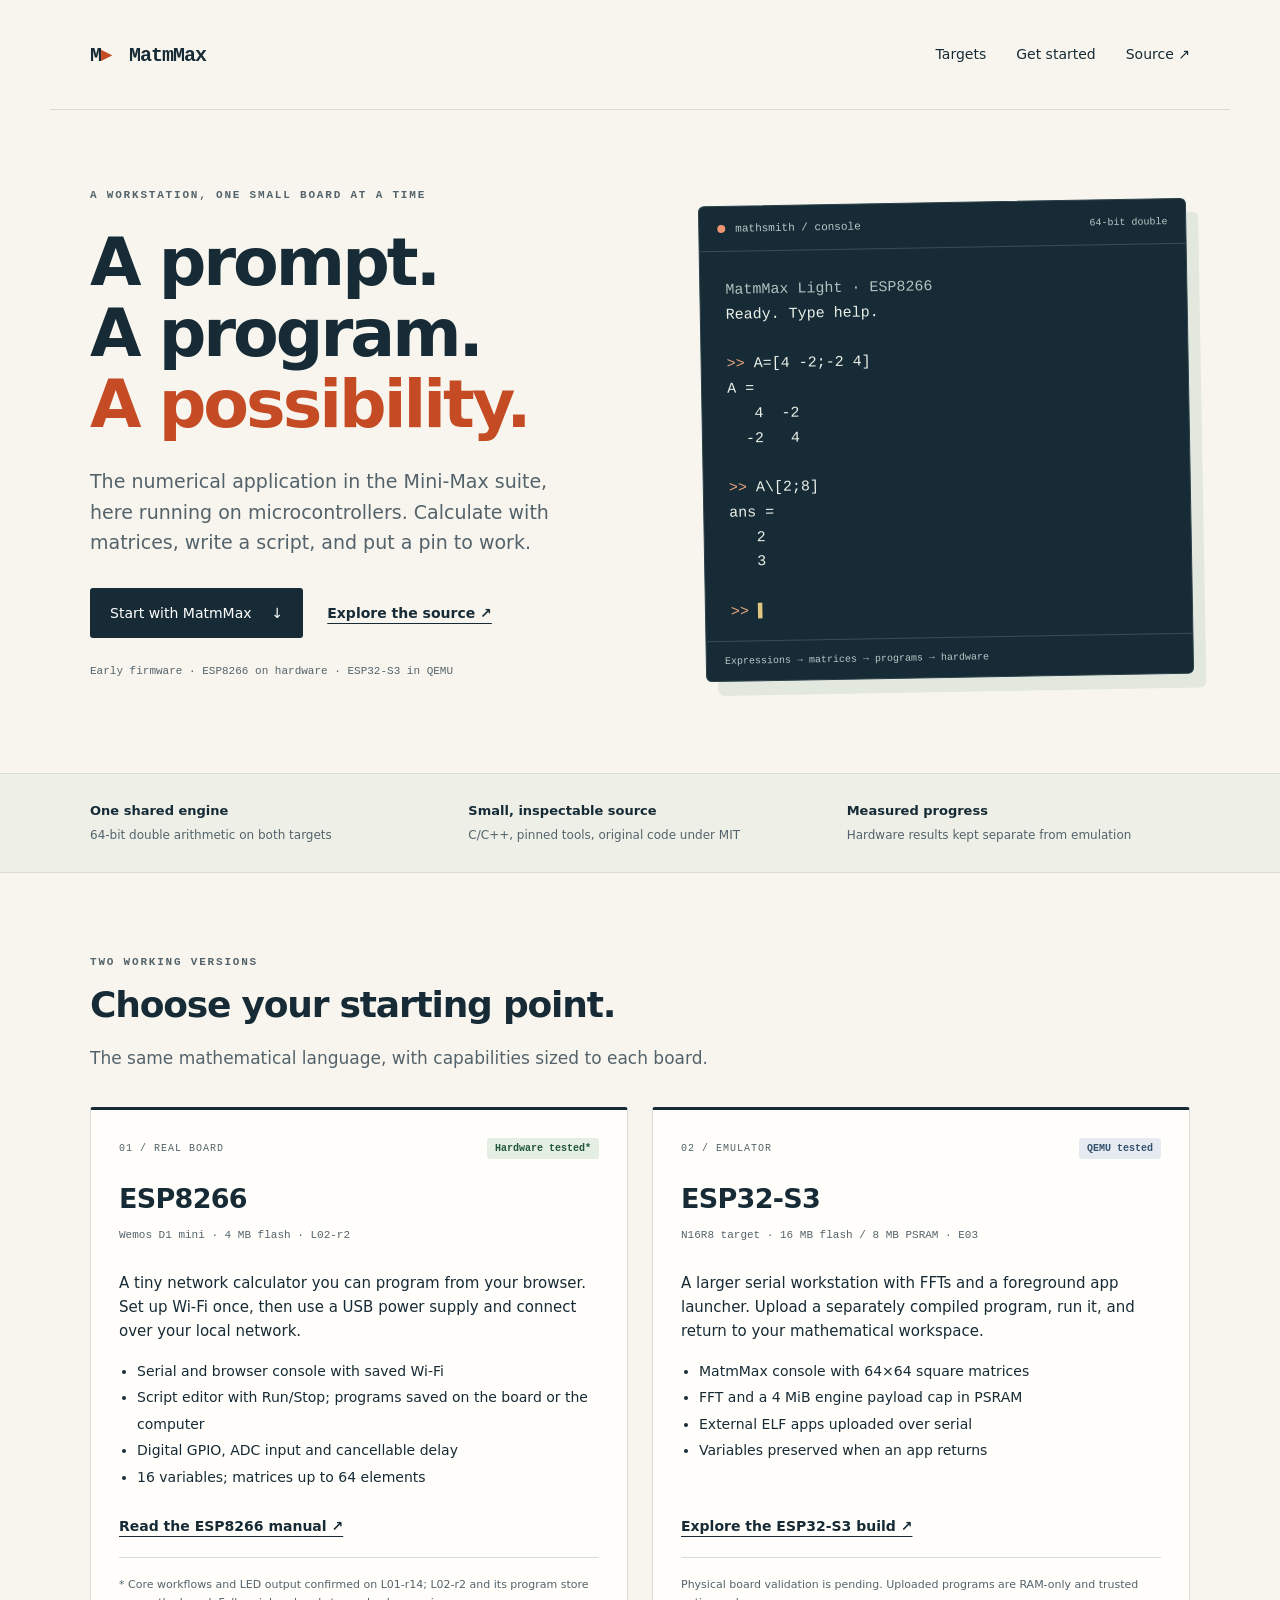
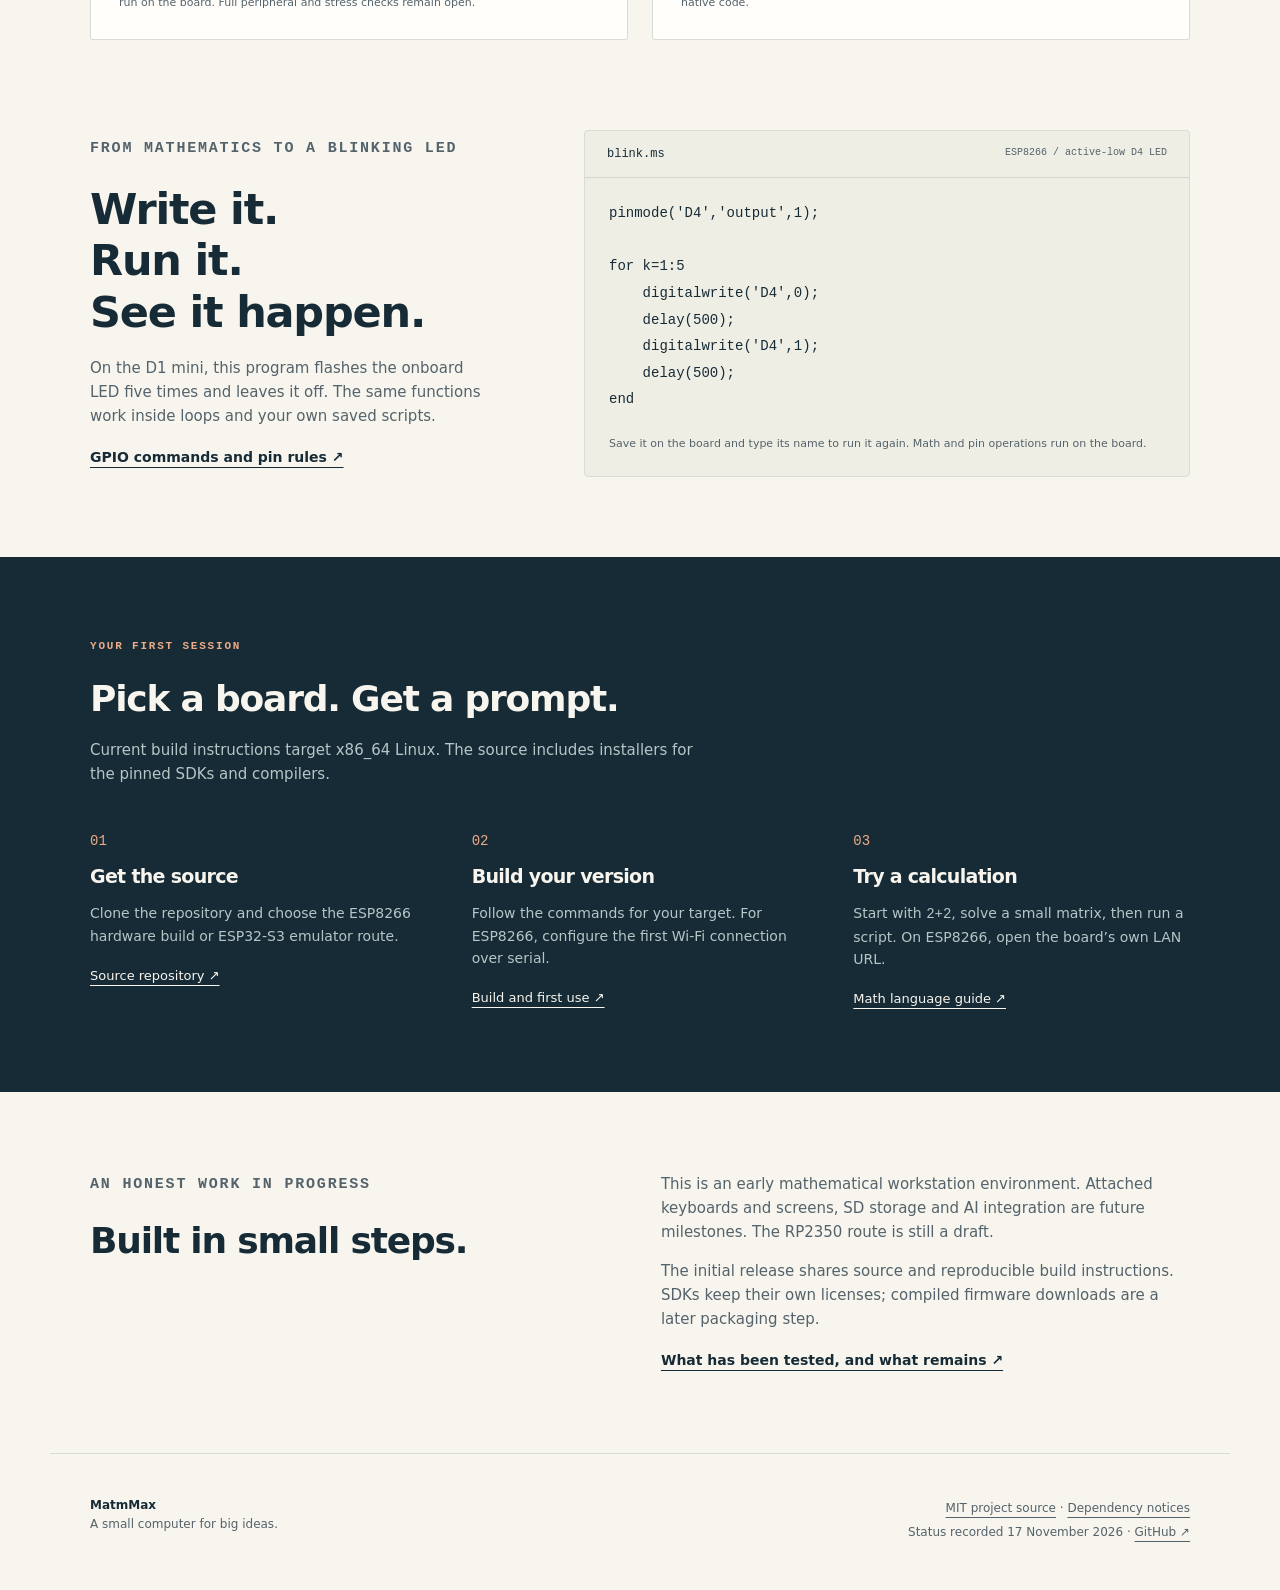
<file: website/index.html>
<!doctype html>
<html lang="en">
<head>
  <meta charset="utf-8">
  <meta name="viewport" content="width=device-width, initial-scale=1">
  <meta name="description" content="MatmMax: a mathematical programming environment for ESP8266 and ESP32-S3. Real hardware, an emulator, and a shared numerical engine.">
  <meta name="theme-color" content="#172b36">
  <title>MatmMax — a small computer for big ideas</title>
  <link rel="stylesheet" href="style.css">
</head>
<body>
  <a class="skip" href="#main">Skip to content</a>
  <header class="wrap topbar">
    <a class="brand" href="#">M<span aria-hidden="true">▸</span> MatmMax</a>
    <nav aria-label="Main navigation">
      <a href="#targets">Targets</a><a href="#start">Get started</a><a href="@@REPO_URL@@">Source ↗</a>
    </nav>
  </header>
  <main id="main">
    <section class="wrap hero">
      <div>
        <p class="eyebrow">A workstation, one small board at a time</p>
        <h1>A prompt.<br>A program.<br><em>A possibility.</em></h1>
        <p class="lead">The numerical application in the Mini-Max suite, here running on microcontrollers.
          Calculate with matrices, write a script, and put a pin to work.</p>
        <div class="actions"><a class="button" href="#start">Start with MatmMax <span aria-hidden="true">↓</span></a>
          <a class="text-link" href="@@REPO_URL@@">Explore the source ↗</a></div>
        <p class="edition">Early firmware · ESP8266 on hardware · ESP32-S3 in QEMU</p>
      </div>
      <div class="terminal" aria-label="Example MatmMax session">
        <div class="terminal-bar"><span class="dot"></span> mathsmith / console <span class="terminal-tag">64-bit double</span></div>
        <pre><span class="muted">MatmMax Light · ESP8266</span>
Ready. Type help.

<span class="prompt">&gt;&gt;</span> A=[4 -2;-2 4]
A =
   4  -2
  -2   4

<span class="prompt">&gt;&gt;</span> A\[2;8]
ans =
   2
   3

<span class="prompt">&gt;&gt;</span> <span class="cursor" aria-hidden="true">▌</span></pre>
        <div class="terminal-foot">Expressions → matrices → programs → hardware</div>
      </div>
    </section>
    <section class="feature-strip" aria-label="Project principles"><div class="wrap strip-grid">
      <div><strong>One shared engine</strong><span>64-bit double arithmetic on both targets</span></div>
      <div><strong>Small, inspectable source</strong><span>C/C++, pinned tools, original code under MIT</span></div>
      <div><strong>Measured progress</strong><span>Hardware results kept separate from emulation</span></div>
    </div></section>
    <section id="targets" class="wrap section">
      <div class="section-heading"><p class="eyebrow">Two working versions</p><h2>Choose your starting point.</h2>
        <p>The same mathematical language, with capabilities sized to each board.</p></div>
      <div class="cards">
        <article class="card">
          <div class="card-top"><span class="target-number">01 / REAL BOARD</span><span class="badge hardware">Hardware tested*</span></div>
          <h3>ESP8266</h3><p class="board">Wemos D1 mini · 4 MB flash · L02-r2</p>
          <p>A tiny network calculator you can program from your browser. Set up Wi-Fi once, then use a USB power supply and connect over your local network.</p>
          <ul><li>Serial and browser console with saved Wi-Fi</li><li>Script editor with Run/Stop; programs saved on the board or the computer</li><li>Digital GPIO, ADC input and cancellable delay</li><li>16 variables; matrices up to 64 elements</li></ul>
          <a class="text-link" href="@@REPO_URL@@/blob/main/esp8266/docs/USER_MANUAL_L01.md">Read the ESP8266 manual ↗</a>
          <p class="card-note">* Core workflows and LED output confirmed on L01-r14; L02-r2 and its program store run on the board. Full peripheral and stress checks remain open.</p>
        </article>
        <article class="card">
          <div class="card-top"><span class="target-number">02 / EMULATOR</span><span class="badge emulator">QEMU tested</span></div>
          <h3>ESP32-S3</h3><p class="board">N16R8 target · 16 MB flash / 8 MB PSRAM · E03</p>
          <p>A larger serial workstation with FFTs and a foreground app launcher. Upload a separately compiled program, run it, and return to your mathematical workspace.</p>
          <ul><li>MatmMax console with 64×64 square matrices</li><li>FFT and a 4 MiB engine payload cap in PSRAM</li><li>External ELF apps uploaded over serial</li><li>Variables preserved when an app returns</li></ul>
          <a class="text-link" href="@@REPO_URL@@/blob/main/apps/esp32/e03_external/README.md">Explore the ESP32-S3 build ↗</a>
          <p class="card-note">Physical board validation is pending. Uploaded programs are RAM-only and trusted native code.</p>
        </article>
      </div>
    </section>
    <section class="wrap section bench">
      <div><p class="eyebrow">From mathematics to a blinking LED</p><h2>Write it.<br> Run it.<br> See it happen.</h2>
        <p>On the D1 mini, this program flashes the onboard LED five times and leaves it off. The same functions work inside loops and your own saved scripts.</p>
        <a class="text-link" href="@@REPO_URL@@/blob/main/esp8266/docs/SCRIPT_GPIO_L01.md">GPIO commands and pin rules ↗</a>
      </div>
      <div class="code-card"><div class="code-title">blink.ms <span>ESP8266 / active-low D4 LED</span></div>
        <pre>pinmode('D4','output',1);

for k=1:5
    digitalwrite('D4',0);
    delay(500);
    digitalwrite('D4',1);
    delay(500);
end</pre><p>Save it on the board and type its name to run it again. Math and pin operations run on the board.</p>
      </div>
    </section>
    <section id="start" class="section start-section"><div class="wrap">
      <p class="eyebrow">Your first session</p><h2>Pick a board. Get a prompt.</h2>
      <p class="intro">Current build instructions target x86_64 Linux. The source includes installers for the pinned SDKs and compilers.</p>
      <div class="steps">
        <article><span class="step">01</span><h3>Get the source</h3><p>Clone the repository and choose the ESP8266 hardware build or ESP32-S3 emulator route.</p><a href="@@REPO_URL@@">Source repository ↗</a></article>
        <article><span class="step">02</span><h3>Build your version</h3><p>Follow the commands for your target. For ESP8266, configure the first Wi-Fi connection over serial.</p><a href="@@REPO_URL@@/blob/main/docs/GETTING_STARTED.md">Build and first use ↗</a></article>
        <article><span class="step">03</span><h3>Try a calculation</h3><p>Start with <code>2+2</code>, solve a small matrix, then run a script. On ESP8266, open the board’s own LAN URL.</p><a href="@@REPO_URL@@/blob/main/esp8266/docs/USER_MANUAL.md">Math language guide ↗</a></article>
      </div>
    </div></section>
    <section class="wrap section horizon">
      <div><p class="eyebrow">An honest work in progress</p><h2>Built in small steps.</h2></div>
      <div><p>This is an early mathematical workstation environment. Attached keyboards and screens, SD storage and AI integration are future milestones. The RP2350 route is still a draft.</p>
        <p>The initial release shares source and reproducible build instructions. SDKs keep their own licenses; compiled firmware downloads are a later packaging step.</p>
        <a class="text-link" href="@@REPO_URL@@/blob/main/PROGRESS.md">What has been tested, and what remains ↗</a></div>
    </section>
  </main>
  <footer class="wrap footer"><p><strong>MatmMax</strong><br>A small computer for big ideas.</p>
    <p><a href="@@REPO_URL@@/blob/main/LICENSE">MIT project source</a> · <a href="@@REPO_URL@@/blob/main/THIRD_PARTY_NOTICES.md">Dependency notices</a><br>Status recorded 17 November 2026 · <a href="@@REPO_URL@@">GitHub ↗</a></p></footer>
</body>
</html>
</file>
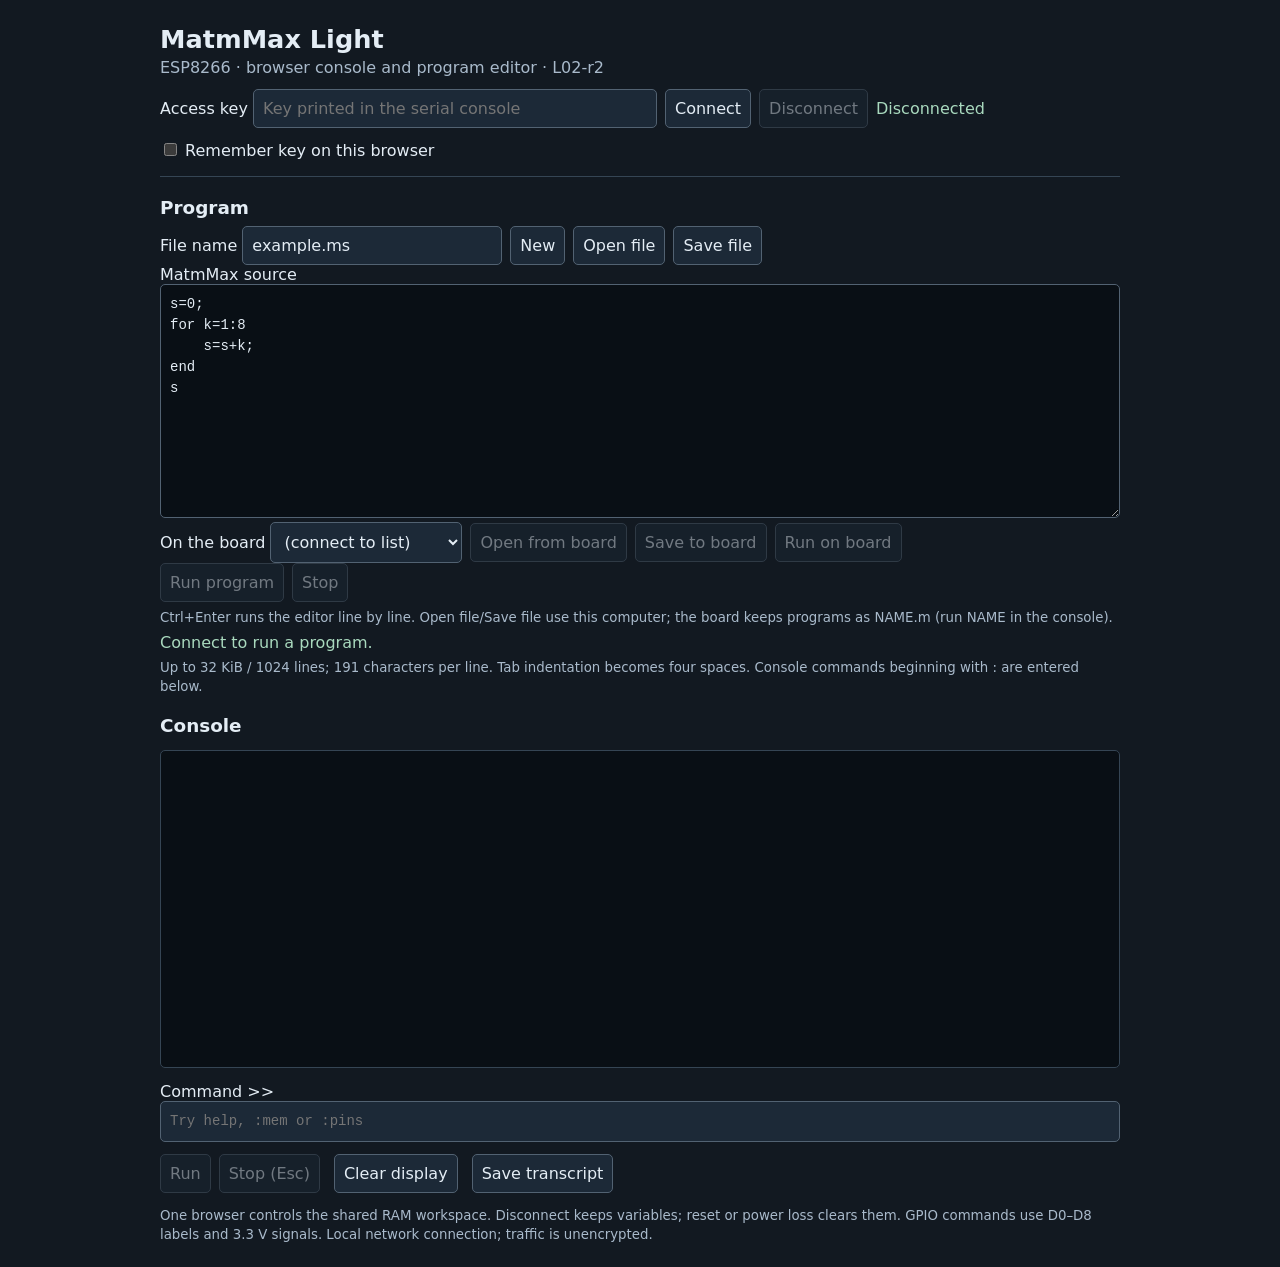
<file: apps/esp8266/l01_webrepl/index.html>
<!doctype html>
<html lang="en"><meta charset="utf-8"><meta name="viewport" content="width=device-width,initial-scale=1">
<title>MatmMax Light</title>
<style>
:root{color-scheme:dark;font:16px system-ui;background:#121921;color:#e4edf5}body{max-width:960px;margin:24px auto;padding:0 16px}h1{font-size:1.6rem;margin-bottom:4px}h2{font-size:1.15rem;margin:8px 0}.sub,small{color:#a9bacb}section{padding:12px 0}label{display:inline-block}input,button,textarea{font:inherit;padding:9px;border:1px solid #526272;border-radius:5px;background:#1c2937;color:inherit}button{cursor:pointer}button:disabled{opacity:.45;cursor:default}#key{width:24em;max-width:65vw}#command,#program{width:100%;box-sizing:border-box;font:14px/1.5 monospace}#program{height:26vh;min-height:180px;resize:vertical;tab-size:4;background:#090f15}pre{height:32vh;min-height:180px;overflow:auto;white-space:pre-wrap;overflow-wrap:anywhere;background:#090f15;padding:14px;border:1px solid #354554;border-radius:5px;font:14px/1.5 monospace}#state,#programstate{color:#a9d9be}.row{display:flex;gap:8px;flex-wrap:wrap;align-items:center}.editor{border-top:1px solid #354554;margin-top:16px}#filename{width:15em;max-width:65vw}#programstate{min-height:1.5em;margin-top:8px}#file{display:none}#clear,#download{margin-left:6px}#boardfiles{min-width:12em;padding:9px;border:1px solid #526272;border-radius:5px;background:#1c2937;color:inherit;font:inherit}
</style>
<h1>MatmMax Light</h1>
<div class="sub">ESP8266 · browser console and program editor · L02-r2</div>
<section class="row"><label>Access key <input id="key" type="password" autocomplete="off" spellcheck="false" placeholder="Key printed in the serial console"></label><button id="connect">Connect</button><button id="disconnect" disabled>Disconnect</button><span id="state" role="status">Disconnected</span></section>
<label><input id="remember" type="checkbox"> Remember key on this browser</label><small id="storagehint"></small>
<section class="editor" aria-labelledby="editorheading">
<h2 id="editorheading">Program</h2>
<div class="row"><label>File name <input id="filename" value="example.ms" maxlength="64" spellcheck="false"></label><button id="newprogram" type="button">New</button><button id="openprogram" type="button">Open file</button><button id="saveprogram" type="button">Save file</button><span id="dirty"></span></div>
<input id="file" type="file" accept=".ms,.m,.txt,text/plain" aria-label="Open a MatmMax program">
<label for="program">MatmMax source</label>
<textarea id="program" maxlength="32768" spellcheck="false" autocomplete="off" autocapitalize="off" wrap="off">s=0;
for k=1:8
    s=s+k;
end
s
</textarea>
<div class="row"><label>On the board <select id="boardfiles" aria-label="Programs saved on the board"><option value="">(connect to list)</option></select></label><button id="boardopen" type="button" disabled>Open from board</button><button id="boardsave" type="button" disabled>Save to board</button><button id="boardrun" type="button" disabled>Run on board</button></div>
<div class="row"><button id="runprogram" type="button" disabled>Run program</button><button id="programstop" type="button" disabled>Stop</button><small>Ctrl+Enter runs the editor line by line. Open file/Save file use this computer; the board keeps programs as NAME.m (run NAME in the console).</small></div>
<div id="programstate" role="status">Connect to run a program.</div>
<small>Up to 32 KiB / 1024 lines; 191 characters per line. Tab indentation becomes four spaces. Console commands beginning with : are entered below.</small>
</section>
<h2>Console</h2>
<pre id="output" aria-label="Console output" aria-live="off"></pre>
<form id="form"><label for="command">Command <span id="prompt">&gt;&gt;</span></label><input id="command" maxlength="191" autocomplete="off" spellcheck="false" disabled placeholder="Try help, :mem or :pins"><section class="row"><button id="run" disabled>Run</button><button id="stop" type="button" disabled>Stop (Esc)</button><button id="clear" type="button">Clear display</button><button id="download" type="button">Save transcript</button></section></form>
<small>One browser controls the shared RAM workspace. Disconnect keeps variables; reset or power loss clears them. GPIO commands use D0–D8 labels and 3.3 V signals. Local network connection; traffic is unencrypted.</small>
<script>
'use strict';
const $=id=>document.getElementById(id), dec=new TextDecoder();
const MAX_SOURCE=32768,MAX_LINES=1024,MAX_LINE=191;
let ws=null,ready=false,block=false,resultSupport=false,stopping=false;
let history=[],index=0,draft='',text='',program=null,dirty=false,loading=false,op=null,listed=false,boardNames=[];
const BOARD_MAX=16384,BOARD_PIECE=190;
function append(s){text=(text+s).slice(-65536);$('output').textContent=text;$('output').scrollTop=$('output').scrollHeight;}
function status(s){$('state').textContent=s;}
function programStatus(s){$('programstate').textContent=s;}
function controls(){
 const open=ws&&ws.readyState===WebSocket.OPEN, busy=!!program||stopping||!!op;
 $('connect').disabled=!!ws;$('disconnect').disabled=!ws;
 $('command').disabled=!open||!ready||busy;$('run').disabled=!open||!ready||busy;
 $('stop').disabled=!open;$('programstop').disabled=!open;
 $('runprogram').disabled=!open||!ready||busy||loading||!resultSupport;
 $('newprogram').disabled=busy||loading;$('openprogram').disabled=busy||loading;
 $('program').readOnly=busy||loading;$('filename').readOnly=busy||loading;
 $('saveprogram').disabled=loading;
 const boardIdle=open&&ready&&!busy&&!loading&&resultSupport;
 $('boardsave').disabled=!boardIdle;
 $('boardopen').disabled=!boardIdle||!$('boardfiles').value;$('boardrun').disabled=!boardIdle||!$('boardfiles').value;
}
/* Board store requests (XD118): one at a time, each answered by an R frame;
   G and L data arrive as F frames before it. */
function boardOp(message){
 return new Promise((resolve,reject)=>{
  if(!ws||ws.readyState!==WebSocket.OPEN||!ready||op){reject(Error('The board is busy.'));return;}
  op={resolve,reject,data:''};ready=false;controls();ws.send(message);
 });
}
function boardName(s){
 const name=s.trim().replace(/\.(ms|m|txt)$/i,'');
 if(!/^[A-Za-z][A-Za-z0-9_]{0,23}$/.test(name))throw Error('Board names are a letter, then letters, digits or _ (at most 24); change the file name.');
 return name.toLowerCase();
}
async function refreshBoard(select){
 const r=await boardOp('L');
 if(r.result)return;
 boardNames=r.data.split('\n').filter(Boolean).map(line=>line.split(' '));
 const list=$('boardfiles'),keep=select||list.value;list.textContent='';
 if(!boardNames.length)list.append(new Option('(no saved programs)',''));
 for(const [name,size] of boardNames)list.append(new Option(name+'  ('+size+' bytes)',name));
 if(boardNames.some(([name])=>name===keep))list.value=keep;
 listed=true;controls();
}
function changed(value=true){dirty=value;$('dirty').textContent=dirty?'Unsaved changes':'';}
function normalizeSource(s){return s.replace(/^\ufeff/,'').replace(/\r\n?/g,'\n').replace(/\t/g,'    ');}
function prepareSource(s){
 s=normalizeSource(s);
 if(s.length>MAX_SOURCE)throw Error('Program exceeds 32 KiB after expanding tabs.');
 const lines=s.split('\n');
 if(lines.length>MAX_LINES)throw Error('Program exceeds 1024 source lines.');
 const queue=[];
 for(let i=0;i<lines.length;i++){
  const line=lines[i];
  if(!/^[\x20-\x7e]*$/.test(line))throw Error('Line '+(i+1)+': use printable ASCII text.');
  if(line.length>MAX_LINE)throw Error('Line '+(i+1)+': exceeds 191 characters.');
  if(/^\s*(?::|(?:abort|quit|exit)(?:\s|[;,]|$))/i.test(line))throw Error('Line '+(i+1)+': use this control command in the console, not in a program.');
  if(line.trim())queue.push({line:i+1,text:line});
 }
 if(!queue.length)throw Error('Program is empty.');
 return {source:s,queue};
}
function download(content,name){
 const url=URL.createObjectURL(new Blob([content],{type:'text/plain;charset=utf-8'})),a=document.createElement('a');
 a.href=url;a.download=name;a.click();setTimeout(()=>URL.revokeObjectURL(url),1000);
}
function endProgram(message){program=null;stopping=false;programStatus(message);controls();}
function cleanupProgram(message){
 program.cleanup=message;stopping=true;ready=false;ws.send('S');controls();
}
function nextLine(){
 if(!program||program.cleanup||stopping)return;
 if(program.at===program.queue.length){
  if(block){cleanupProgram('Incomplete block at end of program; add the missing end.');return;}
  endProgram('Program finished.');return;
 }
 const item=program.queue[program.at++];program.line=item.line;ready=false;
 programStatus('Running line '+item.line+' of '+program.lines+'…');
 ws.send('C'+item.text);controls();
}
function onReady(bytes){
 if(!ws||ws.readyState!==WebSocket.OPEN)return;
 ready=true;block=bytes[1]===49;resultSupport=bytes.length>=3&&bytes[2]>=48&&bytes[2]<=50;
 const result=resultSupport?bytes[2]-48:0;
 $('prompt').textContent=block?'..>':'>>';status('Ready');
 if(op){const o=op;op=null;if(stopping&&result===2)stopping=false;controls();o.resolve({result,data:o.data});return;}
 if(stopping){
  if(resultSupport&&result!==2){ready=false;controls();return;}
  const message=program&&program.cleanup?program.cleanup:'Program stopped; completed assignments remain.';
  if(program)endProgram(message);else{stopping=false;controls();}
  return;
 }
 if(program){
  if(result){
   const message=(result===2?'Program stopped at':'Error while processing')+' source line '+program.line+'.';
   if(block)cleanupProgram(message);else endProgram(message);
  }else nextLine();
 }else{
  controls();if(!resultSupport)programStatus('This firmware supports the console only; update to run editor programs.');
  else if($('programstate').textContent==='Connect to run a program.')programStatus('Ready to run a program.');
  if(resultSupport&&!listed){listed=true;refreshBoard().catch(()=>{});}
  $('command').focus();
 }
}
try{const saved=localStorage.getItem('matmmax.access-key');if(/^[a-f0-9]{32}$/.test(saved||'')){$('key').value=saved;$('remember').checked=true;}}catch(e){}
$('remember').onchange=()=>{try{if(!$('remember').checked)localStorage.removeItem('matmmax.access-key');else if(ws&&ws.readyState===WebSocket.OPEN)localStorage.setItem('matmmax.access-key',ws.protocol.slice(8));}catch(e){$('storagehint').textContent=' Browser storage unavailable; keep a copy of the access key.';}};
const fragment=location.hash.slice(1);if(/^[a-f0-9]{32}$/.test(fragment)){$('key').value=fragment;window.history.replaceState(null,'',location.pathname);}
$('connect').onclick=()=>{
 const key=$('key').value.trim();if(!/^[a-f0-9]{32}$/.test(key)){status('Enter the 32-character access key from serial.');return;}
 ready=false;block=false;resultSupport=false;stopping=false;listed=false;status('Connecting…');
 const socket=new WebSocket('ws://'+location.host+'/ws','matmmax.'+key);ws=socket;socket.binaryType='arraybuffer';controls();
 socket.onopen=()=>{try{if($('remember').checked)localStorage.setItem('matmmax.access-key',key);else localStorage.removeItem('matmmax.access-key');}catch(e){$('storagehint').textContent=' Browser storage unavailable; keep a copy of the access key.';}status('Connected');controls();};
 socket.onmessage=ev=>{if(socket!==ws)return;const b=new Uint8Array(ev.data);if(b[0]===79)append(dec.decode(b.subarray(1)));else if(b[0]===70){if(op)op.data+=dec.decode(b.subarray(1));}else if(b[0]===82)onReady(b);};
 socket.onerror=()=>{if(socket===ws)status('Connection failed; check the access key and device address.');};
 socket.onclose=()=>{
  if(socket!==ws)return;
  if(program)endProgram('Connection lost at source line '+program.line+'; program will not resume automatically.');
  if(op){const o=op;op=null;o.reject(Error('Connection lost.'));}
  ws=null;ready=false;stopping=false;resultSupport=false;
  append('\n[Disconnected; completed assignments stay on the board.]\n');status('Disconnected');controls();
 };
};
$('disconnect').onclick=()=>{
 if(!ws)return;
 if(program)endProgram('Disconnected at source line '+program.line+'; program will not resume automatically.');
 ready=false;ws.close();controls();
};
function sendCommand(s){
 ready=false;ws.send('C'+s);
 if(/^\s*(rm|delete|:store)\b/.test(s))listed=false;
 if(s&&s!==history[history.length-1]){history.push(s);if(history.length>100)history.shift();}
 index=history.length;draft='';status('Running…');controls();
}
$('form').onsubmit=ev=>{
 ev.preventDefault();if(!ready||!ws||program||stopping||op)return;
 const s=$('command').value;if(!/^[\x20-\x7e]*$/.test(s)){status('Use printable ASCII, one line at a time.');return;}
 $('command').value='';sendCommand(s);
};
function stop(){
 if(!ws||ws.readyState!==WebSocket.OPEN||stopping)return;
 stopping=true;ready=false;if(program)program.cleanup='Program stopped; completed assignments remain.';
 ws.send('S');controls();
}
$('stop').onclick=stop;$('programstop').onclick=stop;
document.addEventListener('keydown',ev=>{if(ev.key==='Escape'){ev.preventDefault();stop();}});
$('command').addEventListener('keydown',ev=>{if(ev.key!=='ArrowUp'&&ev.key!=='ArrowDown')return;ev.preventDefault();if(index===history.length)draft=$('command').value;index=Math.max(0,Math.min(history.length,index+(ev.key==='ArrowUp'?-1:1)));$('command').value=index===history.length?draft:history[index];});
$('program').addEventListener('input',()=>changed());$('filename').addEventListener('input',()=>changed());
$('program').addEventListener('keydown',ev=>{if(ev.key==='Enter'&&(ev.ctrlKey||ev.metaKey)){ev.preventDefault();if(!$('runprogram').disabled)$('runprogram').click();}});
window.addEventListener('beforeunload',ev=>{if(dirty){ev.preventDefault();ev.returnValue='';}});
$('newprogram').onclick=()=>{
 if(program||loading||(dirty&&!window.confirm('Discard unsaved program changes?')))return;
 $('program').value='';$('filename').value='untitled.ms';changed(false);programStatus('New program.');
};
$('openprogram').onclick=()=>{if(!program&&!loading)$('file').click();};
$('file').onchange=async()=>{
 const file=$('file').files[0];$('file').value='';if(!file||program||loading)return;
 if(dirty&&!window.confirm('Replace unsaved program changes?'))return;
 if(file.size>MAX_SOURCE){programStatus('File exceeds 32 KiB; current program kept.');return;}
 loading=true;controls();
 try{
  const source=normalizeSource(await file.text());
  if(source.length>MAX_SOURCE)throw Error('File exceeds 32 KiB after expanding tabs.');
  $('program').value=source;$('filename').value=file.name.slice(0,64);changed(false);programStatus('Opened '+file.name+'.');
 }catch(e){programStatus('Could not open file: '+e.message+' Current program kept.');}
 finally{loading=false;controls();}
};
$('saveprogram').onclick=()=>{
 let name=$('filename').value.trim().replace(/[^a-zA-Z0-9_. -]/g,'_').replace(/^\.+/,'')||'untitled.ms';
 if(!/\.(ms|m|txt)$/i.test(name))name+='.ms';
 $('filename').value=name;download($('program').value,name);changed(false);programStatus('Download requested: '+name+'.');
};
$('runprogram').onclick=()=>{
 if(!ready||!ws||program||stopping||loading||!resultSupport)return;
 if(block){programStatus('Finish the open console block or press Stop before running a program.');return;}
 try{
  const prepared=prepareSource($('program').value);
  if(prepared.source!==$('program').value){$('program').value=prepared.source;changed();}
  program={queue:prepared.queue,at:0,line:0,lines:prepared.source.split('\n').length,cleanup:''};
  append('\n[Program: '+($('filename').value||'untitled.ms')+']\n');nextLine();
 }catch(e){programStatus(e.message);controls();}
};
$('boardfiles').onchange=controls;
$('boardsave').onclick=async()=>{
 let name;
 try{
  name=boardName($('filename').value);
  let source=prepareSource($('program').value).source;
  if(source!==$('program').value){$('program').value=source;changed();}
  if(!source.endsWith('\n'))source+='\n';
  if(source.length>BOARD_MAX)throw Error('A board program is limited to 16384 bytes.');
  if(boardNames.some(([n])=>n===name)&&!window.confirm('Replace '+name+'.m on the board?'))return;
  programStatus('Saving '+name+'.m to the board…');
  let r=await boardOp('B'+name);
  for(let i=0;!r.result&&i<source.length;i+=BOARD_PIECE){
   programStatus('Saving '+name+'.m: '+Math.min(i+BOARD_PIECE,source.length)+' of '+source.length+' bytes…');
   r=await boardOp('D'+source.slice(i,i+BOARD_PIECE));
  }
  if(!r.result)r=await boardOp('E');
  if(r.result){programStatus('Not saved; see the console.');return;}
  programStatus('Saved '+name+'.m on the board ('+source.length+' bytes).');
  await refreshBoard(name);
 }catch(e){programStatus(e.message);controls();}
};
$('boardopen').onclick=async()=>{
 const name=$('boardfiles').value;if(!name)return;
 if(dirty&&!window.confirm('Replace unsaved program changes?'))return;
 try{
  const r=await boardOp('G'+name);
  if(r.result){programStatus('Could not open '+name+'.m; see the console.');return;}
  $('program').value=normalizeSource(r.data);$('filename').value=name+'.m';changed(false);
  programStatus('Opened '+name+'.m from the board.');
 }catch(e){programStatus(e.message);controls();}
};
$('boardrun').onclick=()=>{
 const name=$('boardfiles').value;if(!name||!ready||!ws||program||stopping||op)return;
 if(block){programStatus('Finish the open console block or press Stop before running a program.');return;}
 append('\n[Board program: '+name+'.m]\n');programStatus('Running '+name+'.m on the board.');sendCommand('run '+name);
};
$('clear').onclick=()=>{text='';$('output').textContent='';};
$('download').onclick=()=>download(text,'matmmax-transcript.txt');
controls();
</script></html>
</file>
<file: website/style.css>
:root{--paper:#f7f5ee;--ink:#172b36;--soft:#54636b;--line:#d7dcd6;--orange:#c54b24;--green:#246448;--mono:ui-monospace,SFMono-Regular,Consolas,"Liberation Mono",monospace}
*{box-sizing:border-box}html{scroll-behavior:smooth;scroll-padding-top:24px}body{margin:0;background:var(--paper);color:var(--ink);font:17px/1.6 system-ui,-apple-system,BlinkMacSystemFont,"Segoe UI",sans-serif}a{color:inherit;text-underline-offset:5px}a:hover{color:var(--orange)}a:focus-visible{outline:3px solid var(--orange);outline-offset:6px}.wrap{max-width:1180px;margin:auto;padding-left:40px;padding-right:40px}.topbar{display:flex;justify-content:space-between;align-items:center;min-height:110px;border-bottom:1px solid var(--line)}.brand{font:700 20px var(--mono);text-decoration:none;letter-spacing:-1px}.brand span{color:var(--orange);margin-right:8px}nav{display:flex;gap:30px;font-size:14px}nav a{text-decoration:none}.hero{display:grid;grid-template-columns:1.12fr 1fr;gap:65px;padding-top:76px;padding-bottom:80px;align-items:center}.eyebrow{font:600 11px/1.7 var(--mono);text-transform:uppercase;letter-spacing:1.8px;color:var(--soft);margin:0 0 22px}h1{font-size:clamp(48px,5.2vw,68px);line-height:1.07;letter-spacing:-3px;margin:0 0 26px;font-weight:650}h1 em{font-style:normal;color:var(--orange)}.lead{font-size:19px;line-height:1.6;max-width:460px;color:var(--soft)}.actions{display:flex;gap:24px;align-items:center;margin-top:30px}.button{display:inline-flex;gap:20px;background:var(--ink);color:white;padding:14px 20px;font-size:14px;text-decoration:none;border-radius:3px}.button:hover{background:var(--orange);color:white}.text-link{font-size:14px;font-weight:600}.edition{font:11px/1.8 var(--mono);color:var(--soft);margin-top:24px}.terminal{background:var(--ink);color:#ebf0e8;border:1px solid #2b414a;border-radius:6px;box-shadow:12px 14px 0 #e3e8df;transform:rotate(-1deg)}.terminal-bar{display:flex;align-items:center;gap:10px;padding:16px 18px;border-bottom:1px solid #3a4c55;font:11px var(--mono);color:#bac9c7}.dot{background:#ed9671;width:8px;height:8px;border-radius:50%}.terminal-tag{margin-left:auto;font-size:10px}.terminal pre{font:15px/1.65 var(--mono);padding:12px 25px 0;white-space:pre-wrap}.muted{color:#afc1bd}.prompt{color:#eea67d}.cursor{color:#e0c781}.terminal-foot{border-top:1px solid #3a4c55;padding:12px 18px;color:#bac9c7;font:10px/1.5 var(--mono)}.feature-strip{border-block:1px solid var(--line);background:#eef0e8}.strip-grid{display:grid;grid-template-columns:repeat(3,1fr);gap:35px;padding-block:27px}.strip-grid strong{display:block;font-size:13px}.strip-grid span{display:block;font-size:12px;color:var(--soft);margin-top:4px}.section{padding-top:80px;padding-bottom:80px}.section-heading{margin-bottom:35px}.section-heading .eyebrow{margin-bottom:12px}h2{font-size:36px;line-height:1.2;letter-spacing:-1.2px;margin:0 0 18px;font-weight:650}.section-heading>p:last-child,.bench p,.horizon p{color:var(--soft)}.cards{display:grid;grid-template-columns:1fr 1fr;gap:24px}.card{background:#fffefa;border:1px solid var(--line);border-top:3px solid var(--ink);border-radius:3px;padding:28px;display:flex;flex-direction:column}.card-top{display:flex;align-items:center;justify-content:space-between;gap:15px}.target-number{font:10px var(--mono);letter-spacing:1px;color:var(--soft)}.badge{font:600 10px var(--mono);padding:5px 8px;border-radius:3px;white-space:nowrap}.hardware{background:#e4eee3;color:#205637}.emulator{background:#e6ebf2;color:#34516e}h3{font-size:27px;letter-spacing:-.7px;margin:22px 0 0;line-height:1.3}.board{font:11px/1.8 var(--mono);color:var(--soft);margin:10px 0}.card>p:not(.board):not(.card-note){font-size:15px}.card ul{padding-left:18px;font-size:14px;line-height:1.9;margin:0 0 24px}.card>.text-link{margin-top:auto}.card-note{font-size:11px;color:var(--soft);border-top:1px solid var(--line);padding-top:18px;margin:20px 0 0}.bench{display:grid;grid-template-columns:.8fr 1.2fr;gap:90px;padding-top:10px;align-items:center}.bench h2{font-size:43px}.bench p{font-size:15px}.code-card{border:1px solid var(--line);background:#eeeee5;border-radius:4px}.code-title{border-bottom:1px solid #d3d8cf;padding:16px 22px;font:12px var(--mono);display:flex;justify-content:space-between;gap:10px}.code-title span{font-size:10px;color:var(--soft)}.code-card pre{padding:8px 24px;font:14px/1.9 var(--mono);overflow:auto}.code-card>p{padding:0 24px 12px;font-size:11px}.start-section{background:var(--ink);color:var(--paper)}.start-section .eyebrow{color:#edab87}.intro{max-width:620px;color:#b5c6c6;font-size:15px}.steps{display:grid;grid-template-columns:repeat(3,1fr);gap:45px;margin-top:40px}.step{font:14px var(--mono);color:#edab87}.steps h3{font-size:19px;margin-top:10px}.steps p{font-size:14px;color:#b5c6c6}.steps a{font-size:13px}.horizon{display:grid;grid-template-columns:1fr 1.1fr;gap:90px;border-bottom:1px solid var(--line)}.horizon p{font-size:15px;margin-top:0}.footer{display:flex;justify-content:space-between;padding-top:30px;padding-bottom:35px;font-size:12px;color:var(--soft)}.footer strong{color:var(--ink)}.footer>p:last-child{text-align:right;line-height:2}.skip{position:absolute;top:-80px;left:20px;padding:10px;background:white;z-index:5}.skip:focus{top:10px}
@media(max-width:850px){.wrap{padding-left:25px;padding-right:25px}.hero{gap:35px;padding-top:50px;grid-template-columns:1fr 1fr}.actions{flex-wrap:wrap;gap:15px}.terminal pre{font-size:13px;padding-left:18px}.terminal-tag{display:none}.card{padding:20px}.card-top{flex-wrap:wrap}.bench,.horizon{gap:40px}.code-title{flex-wrap:wrap}.strip-grid{gap:20px}.steps{gap:25px}}
@media(max-width:620px){body{font-size:16px}.topbar{min-height:85px}.brand{font-size:16px}nav{gap:16px;font-size:12px}nav a:first-child{display:none}.hero{grid-template-columns:1fr;gap:40px;padding-top:40px;padding-bottom:50px}h1{font-size:56px}.lead{font-size:17px}.terminal{transform:none;box-shadow:7px 8px 0 #e3e8df}.terminal pre{font-size:14px}.terminal-tag{display:block}.strip-grid{grid-template-columns:1fr;gap:16px;padding-block:24px}.strip-grid strong,.strip-grid span{display:inline}.strip-grid span{margin-left:6px}.section{padding-block:48px}h2{font-size:30px}.cards,.bench,.horizon,.steps{grid-template-columns:1fr}.card{padding:24px}.card-top{flex-wrap:nowrap}.bench{padding-top:0;gap:25px}.bench h2{font-size:36px}.bench h2 br{display:none}.bench h2 br:after{content:' '}.horizon{gap:5px}.steps{gap:30px}.steps h3{margin-top:8px}.footer{display:block}.footer>p:last-child{text-align:left}.code-card pre{font-size:12px}.eyebrow{letter-spacing:1.2px}}
@media(prefers-reduced-motion:reduce){html{scroll-behavior:auto}}
</file>
